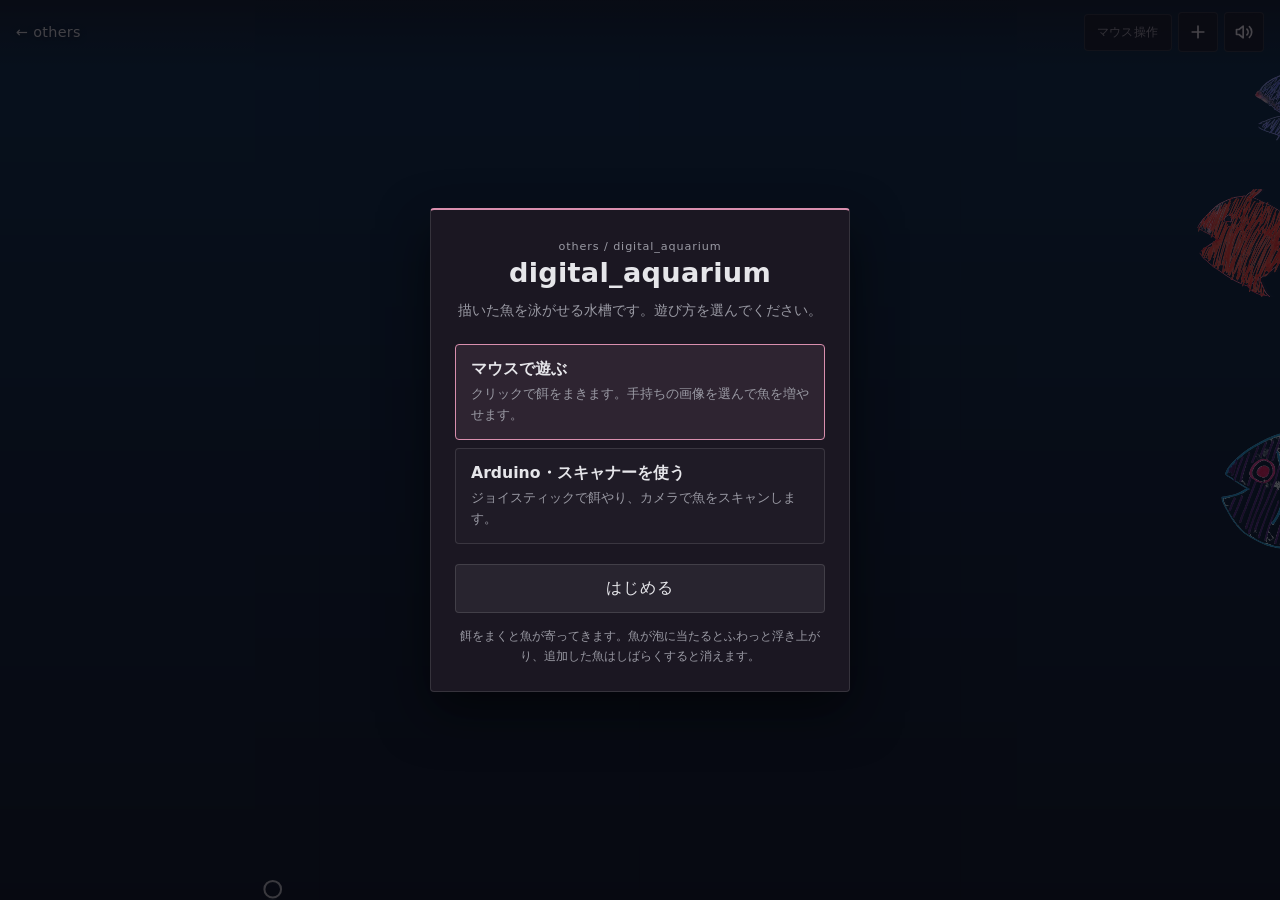
<file: index.html>
<!DOCTYPE html>
<html lang="ja">
<head>
  <meta charset="UTF-8" />
  <meta name="viewport" content="width=device-width, initial-scale=1, viewport-fit=cover" />
  <title>digital_aquarium | others</title>
  <meta name="description" content="手で描いた魚をスキャンして泳がせるデジタル水槽" />
  <meta name="theme-color" content="#0a1a2a" />
  <link rel="stylesheet" href="style.css" />
</head>
<body>
  <div id="stage" aria-hidden="true"></div>

  <header class="topbar">
    <a class="back" href="../">← others</a>
    <div class="actions">
      <button id="mode-btn" class="mode-btn" type="button" title="遊び方を選び直す">マウス操作</button>
      <button id="btn-add" class="icon-btn" type="button" title="魚を追加（画像を読み込む）" aria-label="魚を追加">
        <svg viewBox="0 0 24 24" fill="none" stroke="currentColor" stroke-width="2" stroke-linecap="round" stroke-linejoin="round" aria-hidden="true">
          <path d="M12 5v14M5 12h14" />
        </svg>
      </button>
      <button id="btn-scan" class="icon-btn" type="button" hidden title="カメラでスキャン" aria-label="カメラでスキャン">
        <svg viewBox="0 0 24 24" fill="none" stroke="currentColor" stroke-width="2" stroke-linecap="round" stroke-linejoin="round" aria-hidden="true">
          <path d="M3 8a2 2 0 0 1 2-2h2l1.5-2h7L17 6h2a2 2 0 0 1 2 2v9a2 2 0 0 1-2 2H5a2 2 0 0 1-2-2z" />
          <circle cx="12" cy="12.5" r="3.2" />
        </svg>
      </button>
      <button id="btn-serial" class="icon-btn" type="button" hidden title="Arduino に接続" aria-label="Arduino に接続">
        <svg viewBox="0 0 24 24" fill="none" stroke="currentColor" stroke-width="2" stroke-linecap="round" stroke-linejoin="round" aria-hidden="true">
          <path d="M9 2v6M15 2v6" />
          <path d="M7 8h10v3a5 5 0 0 1-10 0z" />
          <path d="M12 16v4" />
        </svg>
      </button>
      <button id="btn-sound" class="icon-btn" type="button" title="音の切り替え" aria-label="音の切り替え" aria-pressed="false">
        <svg class="ic-on" viewBox="0 0 24 24" fill="none" stroke="currentColor" stroke-width="2" stroke-linecap="round" stroke-linejoin="round" aria-hidden="true">
          <path d="M11 5 6 9H3v6h3l5 4z" />
          <path d="M15.5 8.5a5 5 0 0 1 0 7" />
          <path d="M18.5 5.5a9 9 0 0 1 0 13" />
        </svg>
        <svg class="ic-off" viewBox="0 0 24 24" fill="none" stroke="currentColor" stroke-width="2" stroke-linecap="round" stroke-linejoin="round" aria-hidden="true">
          <path d="M11 5 6 9H3v6h3l5 4z" />
          <path d="M22 9l-5 6M17 9l5 6" />
        </svg>
      </button>
    </div>
  </header>

  <input id="file-input" type="file" accept="image/*" multiple hidden />

  <div id="camera" class="overlay hidden">
    <div class="camera-box">
      <video id="cam-video" playsinline muted></video>
      <canvas id="cam-canvas" hidden></canvas>
      <div class="camera-actions">
        <button id="cam-close" class="ghost-btn" type="button">閉じる</button>
        <button id="cam-shot" class="start-btn" type="button">撮影する</button>
      </div>
    </div>
  </div>

  <div id="overlay" class="overlay">
    <div class="dialog">
      <p class="eyebrow">others / digital_aquarium</p>
      <h1>digital_aquarium</h1>
      <p class="lead">描いた魚を泳がせる水槽です。遊び方を選んでください。</p>
      <div class="modes" role="radiogroup" aria-label="遊び方">
        <button class="mode-card selected" type="button" role="radio" aria-checked="true" data-mode="simple">
          <span class="mode-name">マウスで遊ぶ</span>
          <span class="mode-desc">クリックで餌をまきます。手持ちの画像を選んで魚を増やせます。</span>
        </button>
        <button class="mode-card" type="button" role="radio" aria-checked="false" data-mode="hardware">
          <span class="mode-name">Arduino・スキャナーを使う</span>
          <span class="mode-desc">ジョイスティックで餌やり、カメラで魚をスキャンします。</span>
        </button>
      </div>
      <button id="start" class="start-btn" type="button">はじめる</button>
      <p class="hint">餌をまくと魚が寄ってきます。魚が泡に当たるとふわっと浮き上がり、追加した魚はしばらくすると消えます。</p>
    </div>
  </div>

  <div id="toast" class="toast" role="status" aria-live="polite"></div>

  <script src="lib/p5.min.js"></script>
  <script src="script.js"></script>
</body>
</html>
</file>
<file: style.css>
:root {
  --base: #141017;
  --panel: rgba(18, 15, 22, 0.6);
  --dialog: #1b1722;
  --line: rgba(255, 255, 255, 0.12);
  --text: #e6e6ea;
  --muted: #9a9aa4;
  --accent: #d98fae;
  --danger: #e0735a;
  --font: system-ui, -apple-system, "Segoe UI", "Hiragino Kaku Gothic ProN", "Noto Sans JP", Meiryo, sans-serif;
}

* {
  box-sizing: border-box;
  -webkit-tap-highlight-color: transparent;
}

html,
body {
  height: 100%;
}

body {
  margin: 0;
  background: var(--base);
  color: var(--text);
  font-family: var(--font);
  -webkit-font-smoothing: antialiased;
  overflow: hidden;
  user-select: none;
  -webkit-user-select: none;
  overscroll-behavior: none;
}

button {
  font: inherit;
  color: inherit;
  cursor: pointer;
}

:focus-visible {
  outline: 2px solid var(--accent);
  outline-offset: 2px;
  border-radius: 4px;
}

#stage {
  position: fixed;
  inset: 0;
  z-index: 0;
}

#stage canvas {
  display: block;
  width: 100%;
  height: 100%;
}

/* Top bar */
.topbar {
  position: fixed;
  top: 0;
  left: 0;
  right: 0;
  z-index: 5;
  display: flex;
  align-items: center;
  justify-content: space-between;
  gap: 10px;
  padding: max(12px, env(safe-area-inset-top)) 16px 20px;
  pointer-events: none;
  background: linear-gradient(180deg, rgba(8, 7, 11, 0.5), rgba(8, 7, 11, 0));
}

.back {
  pointer-events: auto;
  color: rgba(255, 255, 255, 0.82);
  font-size: 0.9rem;
  letter-spacing: 0.02em;
  text-decoration: none;
  text-shadow: 0 1px 6px rgba(0, 0, 0, 0.5);
  transition: color 0.2s ease;
}

.back:hover {
  color: #fff;
}

.actions {
  display: flex;
  align-items: center;
  gap: 6px;
}

.mode-btn {
  pointer-events: auto;
  padding: 9px 12px;
  border: 1px solid var(--line);
  border-radius: 4px;
  background: var(--panel);
  color: var(--muted);
  font-size: 0.78rem;
  letter-spacing: 0.04em;
  backdrop-filter: blur(6px);
  -webkit-backdrop-filter: blur(6px);
  transition: color 0.15s ease, border-color 0.15s ease;
}

.mode-btn:hover {
  color: var(--text);
}

.icon-btn {
  pointer-events: auto;
  width: 40px;
  height: 40px;
  display: grid;
  place-items: center;
  border: 1px solid var(--line);
  border-radius: 4px;
  background: var(--panel);
  color: var(--text);
  backdrop-filter: blur(6px);
  -webkit-backdrop-filter: blur(6px);
  transition: background 0.15s ease, border-color 0.15s ease, color 0.15s ease;
}

.icon-btn:hover {
  background: rgba(255, 255, 255, 0.1);
}

.icon-btn:active {
  transform: scale(0.96);
}

.icon-btn svg {
  width: 20px;
  height: 20px;
}

.icon-btn[hidden] {
  display: none;
}

.icon-btn.active {
  border-color: var(--accent);
  color: #fff;
}

.icon-btn .ic-off {
  display: none;
}

.icon-btn.muted {
  color: var(--muted);
}

.icon-btn.muted .ic-on {
  display: none;
}

.icon-btn.muted .ic-off {
  display: block;
}

/* Overlay + dialog */
.overlay {
  position: fixed;
  inset: 0;
  z-index: 10;
  display: flex;
  align-items: center;
  justify-content: center;
  padding: max(20px, env(safe-area-inset-top)) 16px max(20px, env(safe-area-inset-bottom));
  background: rgba(10, 8, 13, 0.72);
  overflow-y: auto;
}

.overlay.hidden {
  display: none;
}

.dialog {
  width: 100%;
  max-width: 420px;
  margin: auto;
  padding: 30px 24px 24px;
  background: var(--dialog);
  border: 1px solid var(--line);
  border-top: 2px solid var(--accent);
  border-radius: 4px;
  box-shadow: 0 20px 50px rgba(0, 0, 0, 0.55);
}

.eyebrow {
  margin: 0 0 4px;
  text-align: center;
  font-size: 0.7rem;
  letter-spacing: 0.08em;
  color: var(--muted);
}

.dialog h1 {
  margin: 0 0 10px;
  text-align: center;
  font-size: 1.7rem;
  font-weight: 700;
  letter-spacing: 0.01em;
}

.lead {
  margin: 0 0 20px;
  text-align: center;
  font-size: 0.9rem;
  line-height: 1.8;
  color: var(--muted);
}

.modes {
  display: grid;
  gap: 8px;
  margin-bottom: 20px;
}

.mode-card {
  display: flex;
  flex-direction: column;
  gap: 3px;
  padding: 14px 15px;
  text-align: left;
  border: 1px solid var(--line);
  border-radius: 4px;
  background: rgba(255, 255, 255, 0.02);
  transition: border-color 0.15s ease, background 0.15s ease;
}

.mode-card:hover {
  background: rgba(255, 255, 255, 0.05);
}

.mode-card.selected {
  border-color: var(--accent);
  background: rgba(217, 143, 174, 0.1);
}

.mode-name {
  font-size: 0.98rem;
  font-weight: 600;
}

.mode-desc {
  font-size: 0.82rem;
  line-height: 1.6;
  color: var(--muted);
}

.start-btn {
  width: 100%;
  padding: 13px;
  border: 1px solid var(--line);
  border-radius: 4px;
  background: rgba(255, 255, 255, 0.06);
  color: var(--text);
  font-size: 1rem;
  letter-spacing: 0.06em;
  transition: background 0.15s ease;
}

.start-btn:hover {
  background: rgba(255, 255, 255, 0.12);
}

.ghost-btn {
  padding: 13px 20px;
  border: 1px solid var(--line);
  border-radius: 4px;
  background: transparent;
  color: var(--muted);
}

.ghost-btn:hover {
  color: var(--text);
}

.hint {
  margin: 14px 0 0;
  text-align: center;
  font-size: 0.72rem;
  line-height: 1.7;
  color: var(--muted);
}

/* Camera */
.camera-box {
  width: 100%;
  max-width: 520px;
  margin: auto;
  display: flex;
  flex-direction: column;
  gap: 12px;
}

#cam-video {
  width: 100%;
  border-radius: 4px;
  border: 1px solid var(--line);
  background: #000;
  aspect-ratio: 4 / 3;
  object-fit: cover;
}

.camera-actions {
  display: grid;
  grid-template-columns: auto 1fr;
  gap: 8px;
}

/* Toast */
.toast {
  position: fixed;
  left: 50%;
  bottom: max(24px, env(safe-area-inset-bottom));
  z-index: 12;
  transform: translate(-50%, 12px);
  padding: 10px 16px;
  border: 1px solid var(--line);
  border-radius: 4px;
  background: var(--dialog);
  color: var(--text);
  font-size: 0.85rem;
  opacity: 0;
  pointer-events: none;
  transition: opacity 0.2s ease, transform 0.2s ease;
}

.toast.show {
  opacity: 1;
  transform: translate(-50%, 0);
}

.toast.bad {
  color: var(--danger);
}

@media (max-width: 560px) {
  .topbar {
    gap: 6px;
    padding-left: 12px;
    padding-right: 12px;
  }

  .mode-btn {
    max-width: 38vw;
    padding: 8px 10px;
    overflow: hidden;
    font-size: 0.72rem;
    white-space: nowrap;
    text-overflow: ellipsis;
  }

  .icon-btn {
    width: 36px;
    height: 36px;
  }
}

@media (prefers-reduced-motion: reduce) {
  .toast,
  .icon-btn,
  .mode-card,
  .start-btn {
    transition: none;
  }
}
</file>
